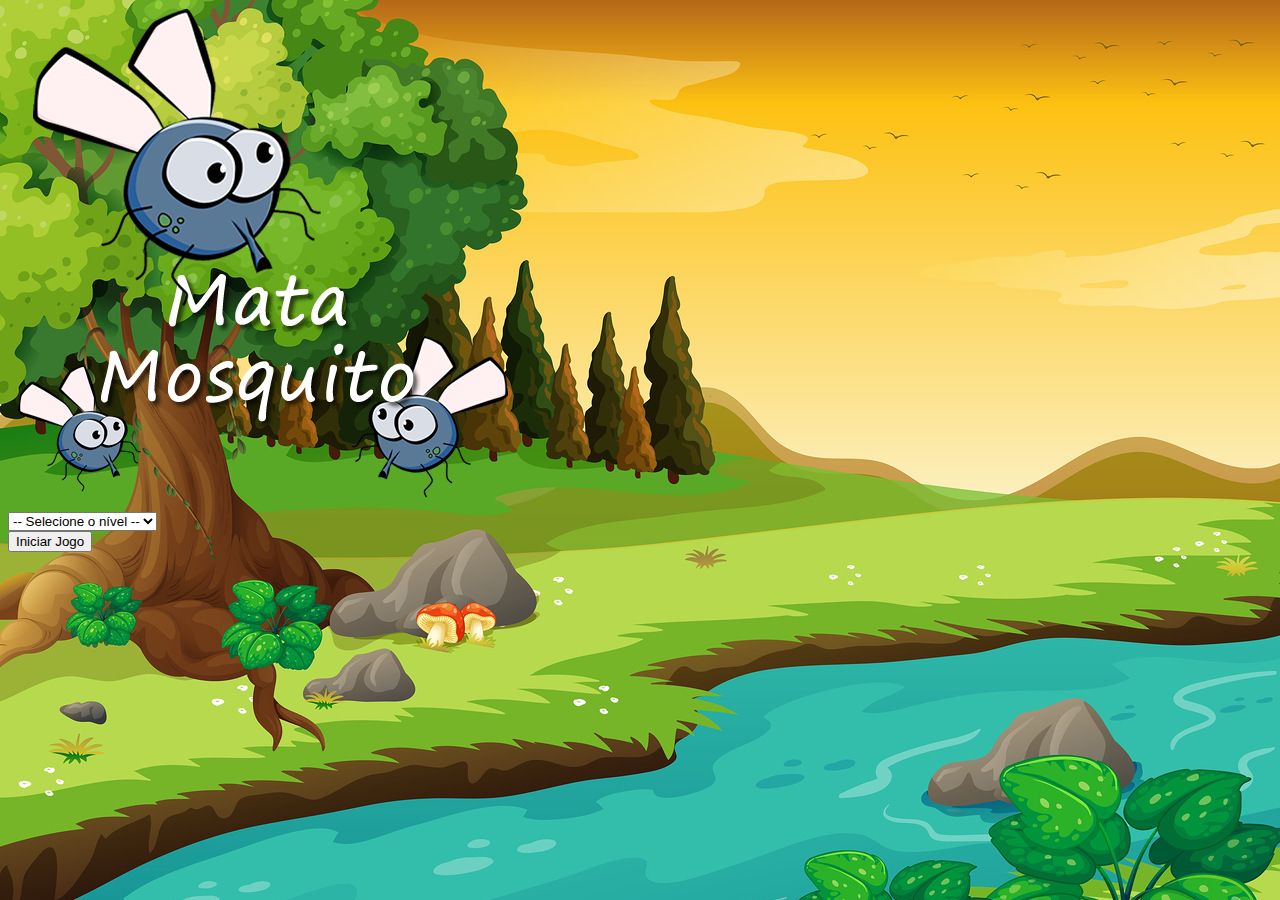
<file: index.html>
<!DOCTYPE html>
<html lang="en">
<head>
    <meta charset="UTF-8">
    <meta http-equiv="X-UA-Compatible" content="IE=edge">
    <meta name="viewport" content="width=device-width, initial-scale=1.0">
    <title>Mata Mosquito</title>

    <link rel="stylesheet" href="https://stackpath.bootstrapcdn.com/bootstrap/4.1.3/css/bootstrap.min.css" integrity="sha384-MCw98/SFnGE8fJT3GXwEOngsV7Zt27NXFoaoApmYm81iuXoPkFOJwJ8ERdknLPMO" crossorigin="anonymous">

    <link rel="stylesheet" href="style.css">

    <script>
        function iniciarJogo() {
            var nivel = document.getElementById('nivel').value

            if(nivel === '') {
                alert('Selecione um nível para iniciar o jogo')
                return false
            }

            window.location.href = "app.html?" + nivel            
        }
    </script>
</head>
<body>
    
    <div class="container">

        <div class="row">
            <div class="col">
                <div class="d-flex justify-content-center">
                    <img src="imagens/game.png" alt="game">
                </div>                
        <div class="row">
            <div class="col">
                <div class="d-flex justify-content-center">
                    <div class="mb-2">
                        <select class="form-control" id="nivel">
                            <option value="">-- Selecione o nível --</option>
                            <option value="normal">Normal</option>
                            <option value="dificil">Difícil</option>
                            <option value="chucknorris">ChuckNorris</option>
                        </select>
                    </div>
                </div>
            </div>
        </div>
            <div class="row">
                <div class="col">
                    <div class="d-flex justify-content-center">
                        <button type="button" class="btn btn-danger btn-lg" onclick="iniciarJogo()">Iniciar Jogo</button>
                        </div>
                    </div>
                </div>
            </div>
        </div>
    </div>
</div>
</body>
</html>
</file>
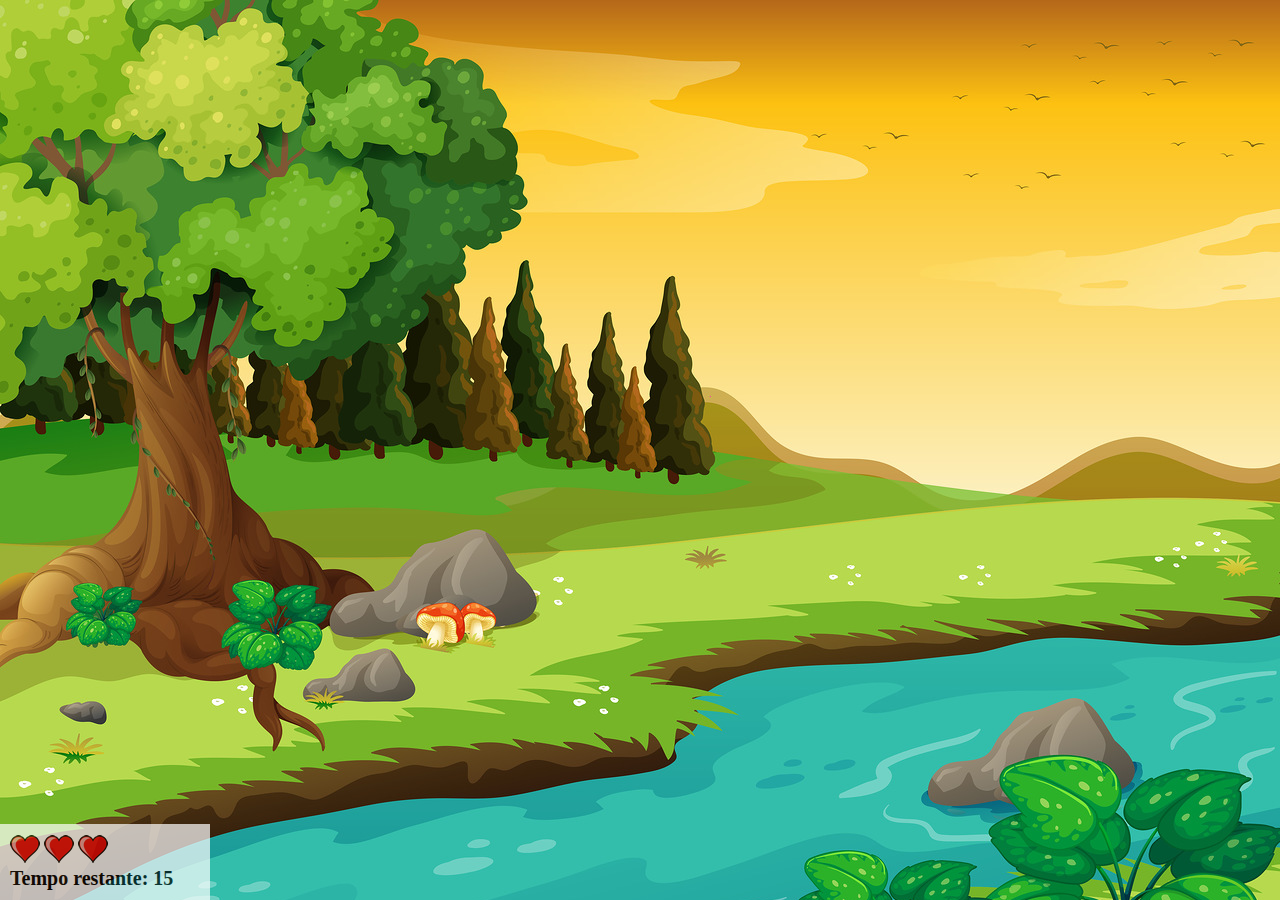
<file: app.html>
<!DOCTYPE html>
<html lang="en">
<head>
    <meta charset="UTF-8">
    <meta http-equiv="X-UA-Compatible" content="IE=edge">
    <meta name="viewport" content="width=device-width, initial-scale=1.0">
    <title>Mata Mosquito</title>
    <script src="./jogo.js"></script>
    <link rel="stylesheet" href="./style.css">
</head>
<body onresize="ajustaTamanhoPalcoJogo()">
    <!-- <img class="mosquitoUm"src="./imagens/mosca.png" alt=""> -->

    <div class="painel">
        <div class="vidas">
            <img id="v1" src="./imagens/coracao_cheio.png" alt=""/>
            <img id="v2" src="./imagens/coracao_cheio.png" alt=""/>
            <img id="v3" src="./imagens/coracao_cheio.png" alt=""/>

        </div>
        <div class="cronometro">Tempo restante: <span id="cronometro"></span></div>
    </div>
    <script>
        document.getElementById('cronometro').innerHTML = tempo

        var criaMosquito = setInterval(function() {
            posicaoRandomica()
        }, criaMosquitoTempo)
    </script>

</body>
</html>
</file>
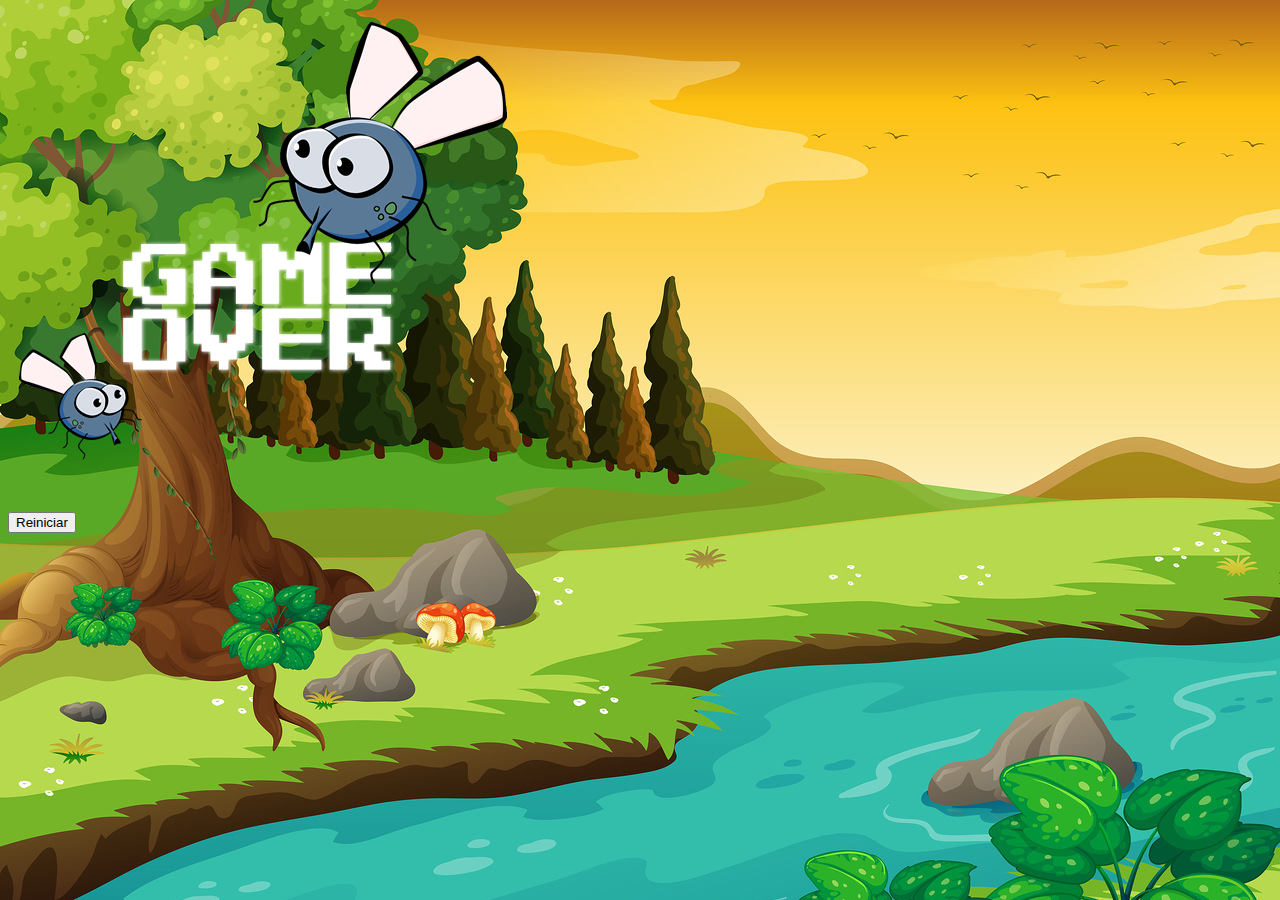
<file: fim_de_jogo.html>
<!DOCTYPE html>
<html lang="en">
<head>
    <meta charset="UTF-8">
    <meta http-equiv="X-UA-Compatible" content="IE=edge">
    <meta name="viewport" content="width=device-width, initial-scale=1.0">
    <title>Document</title>

    <link rel="stylesheet" href="https://stackpath.bootstrapcdn.com/bootstrap/4.1.3/css/bootstrap.min.css" integrity="sha384-MCw98/SFnGE8fJT3GXwEOngsV7Zt27NXFoaoApmYm81iuXoPkFOJwJ8ERdknLPMO" crossorigin="anonymous">

    <link rel="stylesheet" href="style.css">
</head>
<body>
    
    <div class="container">

        <div class="row">
            <div class="col">
                <div class="d-flex justify-content-center">
                    <img src="imagens/game_over.png" alt="game over">
                </div>
                
        <div class="row">
            <div class="col">
                <div class="d-flex justify-content-center">
                    <button type="button" class="btn btn-dark btn-lg" onclick="window.location.href= 'index.html'">Reiniciar</button>
                </div>
            </div>
        </div>

    </div>
</body>
</html>
</file>
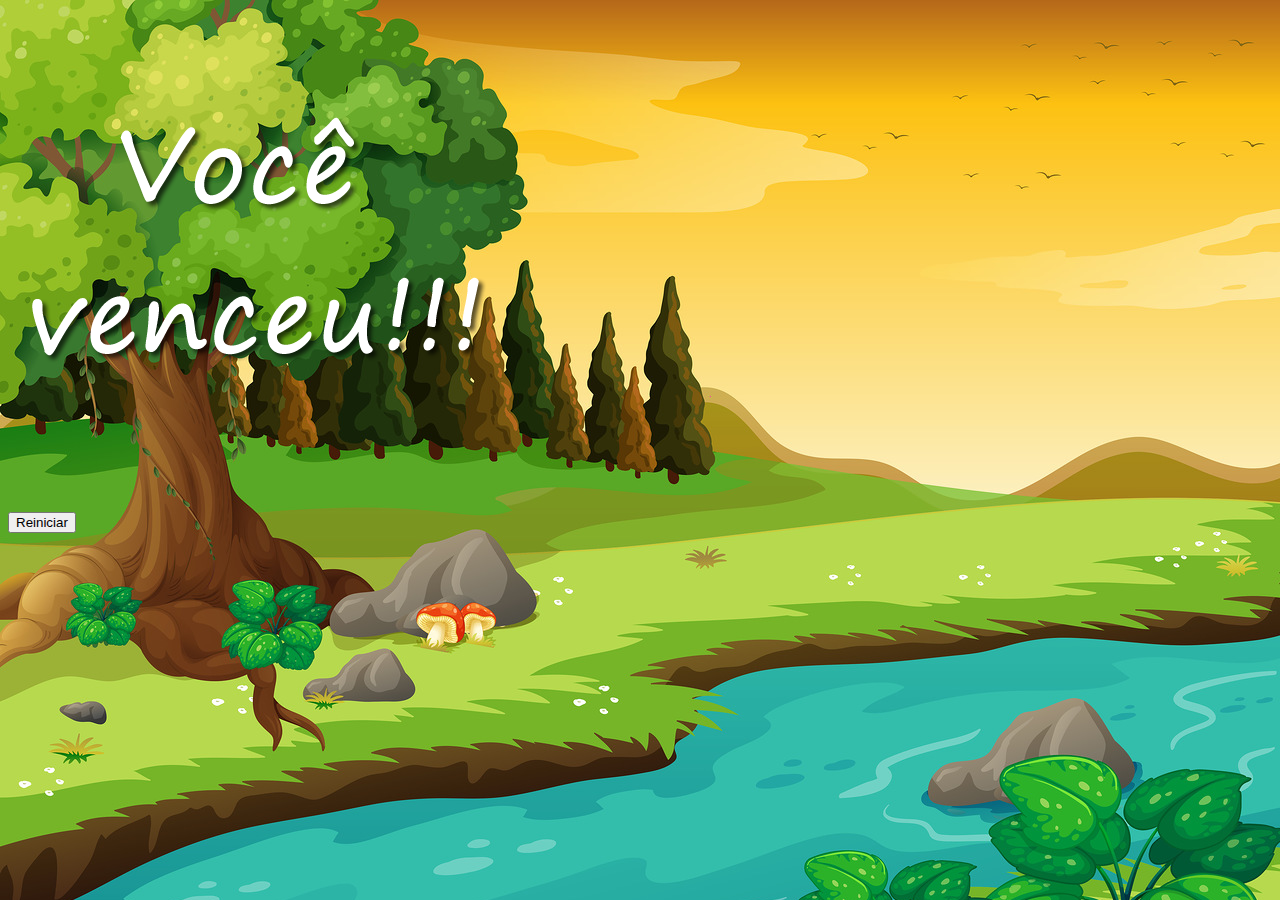
<file: vitoria.html>
<!DOCTYPE html>
<html lang="en">
<head>
    <meta charset="UTF-8">
    <meta http-equiv="X-UA-Compatible" content="IE=edge">
    <meta name="viewport" content="width=device-width, initial-scale=1.0">
    <title>Você venceu !</title>

    <link rel="stylesheet" href="https://stackpath.bootstrapcdn.com/bootstrap/4.1.3/css/bootstrap.min.css" integrity="sha384-MCw98/SFnGE8fJT3GXwEOngsV7Zt27NXFoaoApmYm81iuXoPkFOJwJ8ERdknLPMO" crossorigin="anonymous">

    <link rel="stylesheet" href="style.css">
</head>
<body>
    
    <div class="container">

        <div class="row">
            <div class="col">
                <div class="d-flex justify-content-center">
                    <img src="imagens/vitoria.png" alt="vitoria">
                </div>
                
        <div class="row">
            <div class="col">
                <div class="d-flex justify-content-center">
                    <button type="button" class="btn btn-dark btn-lg" onclick="window.location.href= 'index.html'">Reiniciar</button>
                </div>
            </div>
        </div>

    </div>
</body>
</html>
</file>
<file: style.css>
html {
    cursor: url(./imagens/mata_mosca.png) 30 30, auto;

}

body {
    background-image: url(./imagens/bg.jpg);
    background-repeat: no-repeat;
    background-size: 100%;
}

.mosquitoUm {
    width: 50px;
    height: 50px;
}

.mosquitoDois {
    width: 70px;
    height: 70px;
}

.mosquitoTres {
    width: 90px;
    height: 90px;
}

.ladoA {
    transform: scaleX(1);
}

.ladoB {
    transform: scaleX(-1);
}

.painel {
    position: absolute;
    width: 190px;
    padding:  10px;
    bottom: 0px;
    left: 0px;
    border-top: solid 1px #fff;
    background-color: #fff;
    opacity: 0.7;
}

.vidas {
    float: left;
}

.cronometro {
    float: left;
    font-size: 20px;
    font-weight: bold;
}
</file>
